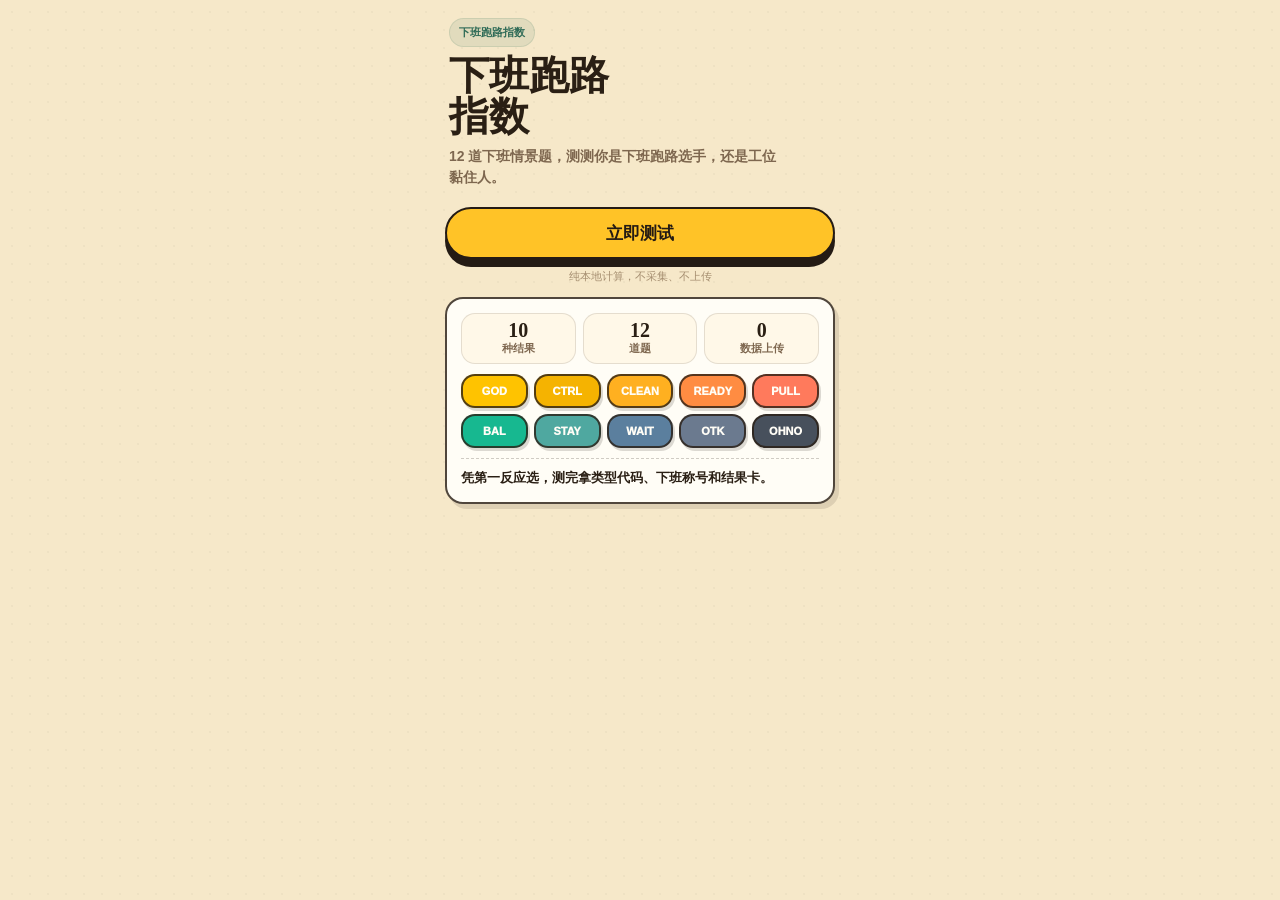
<file: 第六篇内容规划-小工具/02-小工具源码/下班跑路指数/index.html>
<!DOCTYPE html>
<html lang="zh-CN">
<head>
  <meta charset="UTF-8">
  <meta name="viewport" content="width=device-width, initial-scale=1.0, maximum-scale=1.0, user-scalable=no, viewport-fit=cover">
  <title>下班跑路指数</title>
  <link rel="icon" type="image/png" href="./favicon.png">
  <link rel="stylesheet" href="./css/style.css">
</head>
<body>

  <!-- ==================== 封面 ==================== -->
  <section id="view-cover" class="view active">
    <div class="cover-hero">
      <div class="cover-kicker">下班跑路指数</div>
      <h1 class="cover-title">下班跑路<br>指数</h1>
      <p class="cover-slogan">12 道下班情景题，测测你是下班跑路选手，还是工位黏住人。</p>
    </div>

    <div class="cover-actions">
      <button type="button" class="btn-primary" id="btn-start">立即测试</button>
      <p class="privacy">纯本地计算，不采集、不上传</p>
    </div>

    <div class="card cover-main">
      <div class="cover-stats" aria-label="测试信息">
        <span><strong>10</strong> 种结果</span>
        <span><strong>12</strong> 道题</span>
        <span><strong>0</strong> 数据上传</span>
      </div>
      <div class="badge-preview" id="badge-preview"></div>

      <p class="cover-intro">凭第一反应选，测完拿类型代码、下班称号和结果卡。</p>

      <div class="cover-last" id="cover-last"></div>
    </div>
  </section>

  <!-- ==================== 答题 ==================== -->
  <section id="view-quiz" class="view">
    <div class="quiz-app-title">下班跑路指数</div>

    <div class="quiz-top">
      <div class="quiz-progress-row">
        <span class="quiz-progress-text" id="quiz-progress">第 1 / 12 题</span>
        <span class="quiz-progress-count">点选即下一题</span>
      </div>
      <div class="progress-track">
        <div class="progress-fill" id="quiz-fill"></div>
      </div>
    </div>

    <div class="quiz-question" id="quiz-question"></div>

    <div class="quiz-options" id="quiz-options"></div>

    <div class="quiz-nav">
      <button type="button" class="btn-ghost" id="btn-prev">← 上一题</button>
    </div>
  </section>

  <!-- ==================== 结果 ==================== -->
  <section id="view-result" class="view">
    <div class="result-head">
      <h2>你的跑路指数出炉了</h2>
      <div class="result-sub">保存结果卡，发同事群对答案</div>
    </div>

    <div class="result-canvas-wrap">
      <canvas id="result-canvas"></canvas>
    </div>

    <div class="result-meta">
      <div class="result-last" id="result-last"></div>
      <div class="result-compare" id="result-compare"></div>
      <div class="result-compare-detail" id="result-compare-detail"></div>
    </div>

    <div class="result-actions">
      <button type="button" class="btn-primary" id="btn-screenshot">保存到相册</button>
      <div class="save-status" id="save-status" role="status" aria-live="polite"></div>
      <div class="result-secondary-actions">
        <button type="button" class="btn-restart" id="btn-restart">我不服</button>
        <button type="button" class="btn-home" id="btn-home">回到首页</button>
      </div>
      <p class="privacy">仅保存这张结果卡，不读取你的相册内容</p>
    </div>
  </section>

  <!-- 脚本按固定顺序外链引入（无内联 script、无行内事件） -->
  <script src="./js/config.js"></script>
  <script src="./js/questions.js"></script>
  <script src="./js/results.js"></script>
  <script src="./js/storage.js"></script>
  <script src="./js/score.js"></script>
  <script src="./js/canvas.js"></script>
  <script src="./js/app.js"></script>
</body>
</html>
</file>
<file: 第六篇内容规划-小工具/02-小工具源码/下班跑路指数/css/style.css>
/* ============================================================
   style.css — 「下班跑路指数」
   SBTI-like mobile quiz · paper editorial · offline mini-tool safe
   ============================================================ */
:root {
  --paper: #F6E8C9;
  --paper-soft: #FFF8E8;
  --card: #FFFDF6;
  --cream: #F9EBCF;
  --text: #2A1F14;
  --text-sub: #7E674F;
  --muted: #A58E70;
  --yellow: #FFC327;
  --orange: #E85F2A;
  --green: #2F6B57;
  --teal: #4FA8A0;
  --ink: #241B14;
  --line: rgba(42, 31, 20, 0.82);
  --hairline: rgba(42, 31, 20, 0.12);
  --soft-shadow: 0 10px 22px rgba(42, 31, 20, 0.10);
}

* {
  box-sizing: border-box;
  -webkit-tap-highlight-color: transparent;
}

html,
body {
  margin: 0;
  padding: 0;
  min-height: 100%;
  background:
    radial-gradient(circle at 12px 12px, rgba(42, 31, 20, 0.035) 1px, transparent 1.5px),
    var(--paper);
  background-size: 18px 18px, 100% 100%;
  color: var(--text);
  font-family: -apple-system, BlinkMacSystemFont, "PingFang SC", "HarmonyOS Sans", "MiSans", "Microsoft YaHei", sans-serif;
  -webkit-font-smoothing: antialiased;
  -webkit-touch-callout: none;
  line-height: 1.55;
  touch-action: manipulation;
  user-select: none;
  overflow: hidden;
}

body {
  min-height: 100vh;
  padding-top: calc(var(--safe-area-inset-top, env(safe-area-inset-top, 0px)) + 12px);
  padding-bottom: calc(var(--safe-area-inset-bottom, env(safe-area-inset-bottom, 0px)) + 24px);
}

.view {
  display: none;
  max-width: 430px;
  min-height: calc(100svh - var(--safe-area-inset-top, env(safe-area-inset-top, 0px)) - var(--safe-area-inset-bottom, env(safe-area-inset-bottom, 0px)) - 36px);
  margin: 0 auto;
  padding: 0 20px;
  overflow: hidden;
}

.view.active {
  display: block;
  animation: viewIn 180ms cubic-bezier(0.2, 0, 0, 1);
}

@keyframes viewIn {
  from { opacity: 0; transform: translateY(7px); }
  to { opacity: 1; transform: none; }
}

@media (prefers-reduced-motion: reduce) {
  .view.active,
  .progress-fill,
  .btn-primary,
  .option,
  .option-label {
    animation: none;
    transition: none;
  }
}

button {
  border: 0;
  font-family: inherit;
  cursor: pointer;
}

button:focus-visible {
  outline: 3px solid rgba(232, 95, 42, 0.32);
  outline-offset: 3px;
}

.cover-hero {
  padding: 6px 4px 8px;
}

.cover-kicker {
  display: inline-flex;
  margin-bottom: 9px;
  padding: 5px 9px;
  color: var(--green);
  background: rgba(47, 107, 87, 0.10);
  border: 1px solid rgba(47, 107, 87, 0.12);
  border-radius: 999px;
  font-size: 11px;
  font-weight: 900;
  letter-spacing: 0;
}

.cover-title {
  margin: 0 0 8px;
  color: var(--text);
  font-family: "Times New Roman", "Songti SC", serif;
  font-size: 40px;
  font-weight: 900;
  line-height: 1.02;
}

.cover-slogan {
  max-width: 330px;
  margin: 0;
  color: var(--text-sub);
  font-size: 14px;
  font-weight: 850;
  line-height: 1.55;
}

.card {
  position: relative;
  padding: 14px;
  background: var(--card);
  border: 2px solid var(--line);
  border-radius: 18px;
  box-shadow: 4px 5px 0 rgba(42, 31, 20, 0.12);
}

.cover-main {
  margin-top: 12px;
}

.cover-stats {
  display: grid;
  grid-template-columns: repeat(3, minmax(0, 1fr));
  gap: 7px;
  margin-bottom: 10px;
}

.cover-stats span {
  min-height: 45px;
  padding: 6px 4px;
  border: 1px solid var(--hairline);
  border-radius: 14px;
  background: var(--paper-soft);
  color: var(--text-sub);
  text-align: center;
  font-size: 11px;
  font-weight: 800;
}

.cover-stats strong {
  display: block;
  color: var(--text);
  font-family: "Times New Roman", "Songti SC", serif;
  font-size: 20px;
  line-height: 1;
}

.badge-preview {
  display: grid;
  grid-template-columns: repeat(5, minmax(0, 1fr));
  gap: 6px;
  margin-bottom: 10px;
}

.badge-chip {
  min-width: 0;
  min-height: 34px;
  display: flex;
  align-items: center;
  justify-content: center;
  padding: 6px 4px;
  color: #FFFDF6;
  font-size: 11px;
  font-weight: 950;
  border: 2px solid rgba(42, 31, 20, 0.80);
  border-radius: 14px;
  box-shadow: 2px 3px 0 rgba(42, 31, 20, 0.16);
}

.badge-chip small {
  display: none;
  min-width: 0;
  overflow: hidden;
  color: rgba(255, 253, 246, 0.82);
  font-size: 10px;
  font-weight: 800;
  text-overflow: ellipsis;
  white-space: nowrap;
}

.cover-intro {
  margin: 0;
  padding-top: 9px;
  border-top: 1px dashed rgba(42, 31, 20, 0.22);
  color: var(--text);
  font-size: 13px;
  font-weight: 720;
  line-height: 1.5;
  white-space: pre-line;
}

.cover-last {
  display: flex;
  align-items: center;
  justify-content: space-between;
  gap: 10px;
  margin: 10px 0 0;
  padding: 9px 10px;
  background: rgba(232, 95, 42, 0.08);
  border: 1px dashed rgba(232, 95, 42, 0.56);
  border-radius: 14px;
  color: var(--orange);
  font-size: 12px;
  font-weight: 900;
}

.cover-last button {
  flex: 0 0 auto;
  min-height: 32px;
  padding: 5px 10px;
  background: var(--orange);
  color: #FFFDF6;
  border-radius: 999px;
  font-size: 12px;
  font-weight: 950;
}

.cover-actions {
  margin-top: 10px;
}

.btn-primary {
  display: flex;
  align-items: center;
  justify-content: center;
  width: 100%;
  min-height: 52px;
  padding: 12px 20px;
  background: var(--yellow);
  color: var(--ink);
  font-size: 17px;
  font-weight: 950;
  border: 2px solid var(--ink);
  border-radius: 999px;
  box-shadow: 0 8px 0 var(--ink);
  transition: transform 110ms ease, box-shadow 110ms ease;
}

.btn-primary:active {
  transform: translateY(5px);
  box-shadow: 0 3px 0 var(--ink);
}

.privacy {
  margin: 9px auto 0;
  max-width: 320px;
  color: var(--muted);
  font-size: 11px;
  line-height: 1.55;
  text-align: center;
}

.quiz-app-title {
  height: 58px;
  display: flex;
  align-items: center;
  justify-content: center;
  margin: 0 76px 8px;
  color: var(--text);
  font-size: 18px;
  font-weight: 950;
  line-height: 1;
  text-align: center;
}

.quiz-top {
  margin-top: 0;
  margin-bottom: 18px;
  padding: 0 2px 12px;
}

.quiz-progress-row {
  display: flex;
  align-items: center;
  justify-content: center;
  margin-bottom: 10px;
}

.quiz-progress-text {
  color: var(--text);
  font-size: 15px;
  font-weight: 950;
}

.quiz-progress-count {
  display: none;
  color: var(--text-sub);
  font-size: 13px;
  font-weight: 850;
}

.progress-track {
  width: 100%;
  height: 9px;
  overflow: hidden;
  background: rgba(42, 31, 20, 0.10);
  border-radius: 999px;
}

.progress-fill {
  height: 100%;
  width: 0;
  background: var(--orange);
  border-radius: inherit;
  transition: width 240ms cubic-bezier(0.2, 0, 0, 1);
}

.quiz-question {
  margin: 14px 0 28px;
  font-size: 24px;
  font-weight: 950;
  line-height: 1.32;
  overflow: visible;
  word-break: normal;
  overflow-wrap: break-word;
}

.quiz-options {
  display: flex;
  flex-direction: column;
  gap: 13px;
  margin-top: 4px;
}

.option {
  position: relative;
  overflow: hidden;
  display: flex;
  align-items: center;
  gap: 14px;
  width: 100%;
  min-height: 76px;
  padding: 15px 16px;
  text-align: left;
  background: var(--card);
  border: 2px solid var(--ink);
  border-radius: 17px;
  box-shadow: 3px 4px 0 rgba(42, 31, 20, 0.14);
  transform-origin: center;
  transition: transform 120ms cubic-bezier(0.2, 0, 0, 1), background 120ms ease, box-shadow 120ms ease;
}

.option:disabled {
  cursor: default;
}

.option:active {
  transform: translateY(2px);
  box-shadow: 1px 2px 0 rgba(42, 31, 20, 0.22);
}

.option.selected {
  background: #FFE2C8;
  border-color: var(--orange);
  box-shadow: 0 0 0 4px rgba(232, 95, 42, 0.18), 4px 5px 0 rgba(42, 31, 20, 0.20);
}

.option.option-confirming {
  animation: optionConfirm 220ms cubic-bezier(0.18, 0.9, 0.24, 1.2) both;
}

.option.option-confirming::after {
  content: "已选";
  position: absolute;
  right: 14px;
  top: 10px;
  padding: 3px 8px;
  color: #FFFDF6;
  background: var(--orange);
  border-radius: 999px;
  font-size: 11px;
  font-weight: 950;
}

@keyframes optionConfirm {
  0% { transform: scale(1); }
  45% { transform: scale(1.035) rotate(-0.35deg); }
  100% { transform: scale(1); }
}

.option-label {
  flex: 0 0 42px;
  width: 42px;
  height: 42px;
  display: inline-flex;
  align-items: center;
  justify-content: center;
  background: var(--yellow);
  color: var(--ink);
  font-size: 18px;
  font-weight: 950;
  border: 2px solid var(--ink);
  border-radius: 50%;
  transition: transform 120ms ease, background 120ms ease;
}

.option.selected .option-label {
  background: var(--orange);
  color: #FFFDF6;
  transform: rotate(-7deg) scale(1.08);
}

.option-text {
  padding-right: 36px;
  color: var(--text);
  font-size: 16px;
  font-weight: 820;
  line-height: 1.45;
}

.option.selected .option-text {
  font-weight: 950;
}

.quiz-nav {
  display: flex;
  justify-content: center;
  margin-top: 24px;
}

.btn-ghost {
  min-height: 46px;
  padding: 10px 22px;
  background: transparent;
  color: var(--text-sub);
  font-size: 15px;
  font-weight: 900;
  border: 2px dashed rgba(126, 103, 79, 0.72);
  border-radius: 999px;
}

.result-head {
  margin-bottom: 10px;
  text-align: center;
}

.result-head h2 {
  margin: 0 0 4px;
  font-family: "Times New Roman", "Songti SC", serif;
  font-size: 27px;
  font-weight: 900;
  line-height: 1.15;
}

.result-head .result-sub {
  color: var(--text-sub);
  font-size: 13px;
  font-weight: 850;
}

.result-canvas-wrap {
  display: flex;
  justify-content: center;
}

#result-canvas {
  display: block;
  background: var(--paper-soft);
  border-radius: 20px;
  box-shadow: var(--soft-shadow);
}

.result-meta {
  margin-top: 10px;
  padding: 9px 12px;
  background: rgba(255, 253, 246, 0.72);
  border: 1px dashed rgba(42, 31, 20, 0.16);
  border-radius: 16px;
  text-align: center;
}

.result-last {
  color: var(--text-sub);
  font-size: 13px;
  font-weight: 850;
}

.result-compare {
  margin-top: 4px;
  color: var(--orange);
  font-size: 17px;
  font-weight: 950;
}

.result-compare-detail {
  margin-top: 2px;
  color: var(--text-sub);
  font-size: 13px;
  line-height: 1.5;
}

.result-actions {
  margin-top: 10px;
  display: flex;
  flex-direction: column;
  gap: 8px;
}

.save-status {
  min-height: 20px;
  color: var(--text-sub);
  font-size: 12px;
  font-weight: 850;
  line-height: 1.45;
  text-align: center;
}

.btn-primary:disabled {
  opacity: 0.72;
  cursor: default;
  transform: translateY(4px);
  box-shadow: 0 4px 0 var(--ink);
}

.result-secondary-actions {
  display: grid;
  grid-template-columns: 1fr 1fr;
  gap: 10px;
}

.btn-restart,
.btn-home {
  min-height: 44px;
  padding: 10px 12px;
  border: 2px solid var(--ink);
  border-radius: 14px;
  font-size: 15px;
  font-weight: 900;
  box-shadow: 0 4px 0 var(--ink);
  transition: transform 110ms ease, box-shadow 110ms ease;
}

.btn-home {
  background: var(--card);
  color: var(--ink);
}

.btn-restart {
  background: var(--orange);
  color: #FFFDF6;
}

.btn-restart:active,
.btn-home:active {
  transform: translateY(3px);
  box-shadow: 0 1px 0 var(--ink);
}

@media (max-width: 360px) {
  .view { padding: 0 15px; }
  .cover-title { font-size: 36px; }
  .cover-slogan { font-size: 13px; }
  .quiz-question { font-size: 23px; }
  .option { min-height: 70px; padding: 13px; }
  .option-text { font-size: 15px; }
}
</file>
